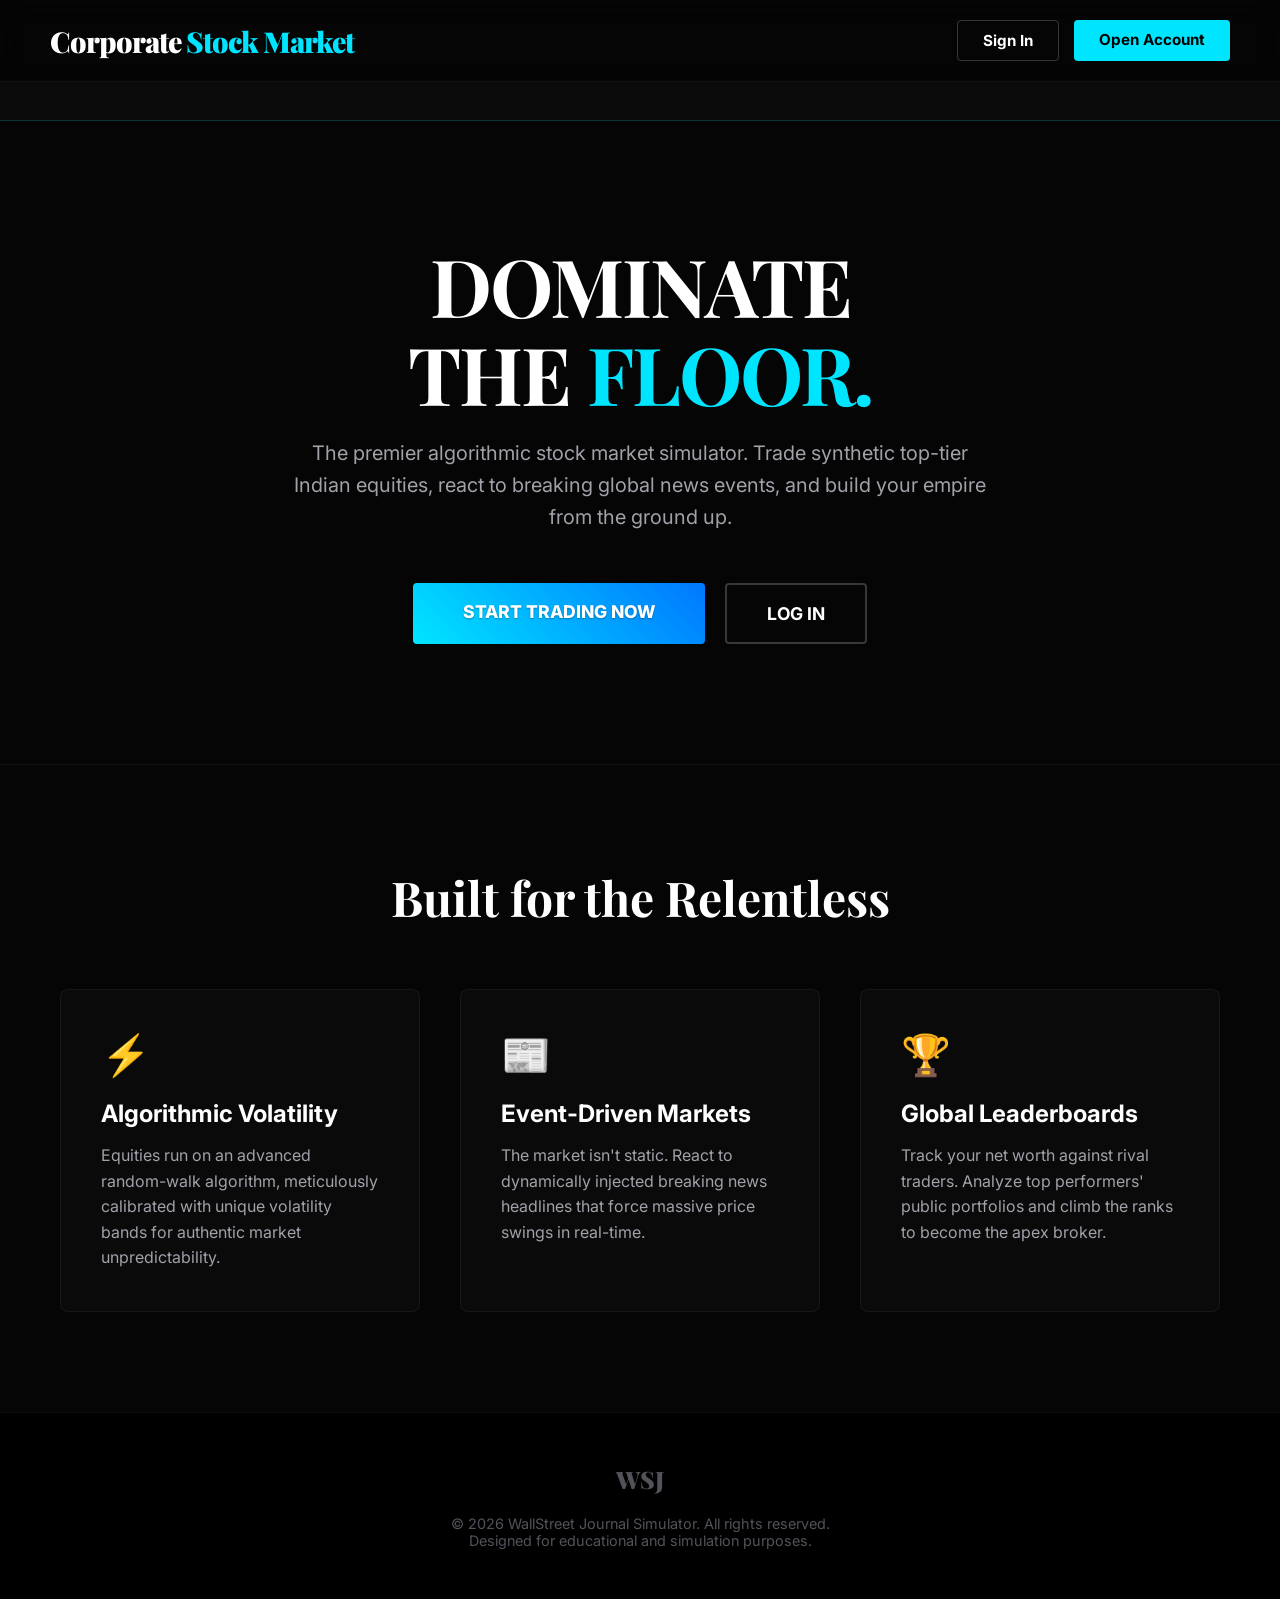
<file: static/landing.html>
<!DOCTYPE html>
<html lang="en">
<head>
    <meta charset="UTF-8">
    <meta name="viewport" content="width=device-width, initial-scale=1.0">
    <title>WallStreet Journal | Welcome to the Firm</title>
    <!-- Google Fonts -->
    <link href="https://fonts.googleapis.com/css2?family=Inter:wght@400;500;700;800&family=Playfair+Display:wght@900&display=swap" rel="stylesheet">
    <link rel="stylesheet" href="/static/styles.css">
    <style>
        /* Base Landing Page Resets */
        body, html { margin: 0; padding: 0; font-family: 'Inter', sans-serif; background-color: #050505; color: white; overflow-x: hidden; scroll-behavior: smooth; }

        /* Navigation */
        .landing-nav {
            position: fixed; top: 0; left: 0; width: 100%; z-index: 100;
            display: flex; justify-content: space-between; align-items: center;
            padding: 20px 50px; background: rgba(5, 5, 5, 0.8);
            backdrop-filter: blur(15px); border-bottom: 1px solid rgba(255,255,255,0.05);
        }
        .nav-logo { font-family: 'Playfair Display', serif; font-size: 1.8rem; font-weight: 900; letter-spacing: -1px; color: white; text-decoration: none; }
        .nav-logo span { color: #00e5ff; }
        .nav-actions { display: flex; gap: 15px; }
        .nav-btn { padding: 10px 25px; border-radius: 4px; font-weight: 700; text-decoration: none; font-size: 0.95rem; transition: 0.3s; }
        .nav-btn-login { color: white; border: 1px solid rgba(255,255,255,0.2); }
        .nav-btn-login:hover { background: rgba(255,255,255,0.1); }
        .nav-btn-signup { background: #00e5ff; color: black; }
        .nav-btn-signup:hover { box-shadow: 0 0 15px rgba(0, 229, 255, 0.5); }

        /* Ticker Tape */
        .ticker-wrap {
            width: 100%; overflow: hidden; background: #0a0a0a; border-bottom: 1px solid rgba(0, 229, 255, 0.2);
            padding: 10px 0; margin-top: 80px; /* Offset for fixed nav */
            display: flex; white-space: nowrap;
        }
        .ticker {
            display: inline-block; animation: tickerScroll 30s linear infinite; padding-left: 100%;
        }
        .ticker-item {
            display: inline-flex; align-items: center; gap: 10px; margin-right: 50px; font-weight: 600; font-size: 0.9rem; font-family: monospace;
        }
        .tick-up { color: #10b981; }
        .tick-down { color: #ef4444; }
        @keyframes tickerScroll { 0% { transform: translate3d(0, 0, 0); } 100% { transform: translate3d(-100%, 0, 0); } }

        /* Hero Section */
        .hero {
            position: relative; padding: 120px 20px; text-align: center;
            display: flex; flex-direction: column; align-items: center; justify-content: center;
            overflow: hidden; border-bottom: 1px solid rgba(255,255,255,0.05);
        }
        .hero-bg {
            position: absolute; top: -5%; left: -5%; width: 110%; height: 110%;
            background: radial-gradient(circle at center, rgba(0, 229, 255, 0.1) 0%, transparent 60%),
                        linear-gradient(rgba(0,0,0,0.7), rgba(0,0,0,0.9)),
                        url('https://images.unsplash.com/photo-1611974717533-069df86d7973?q=80&w=2070&auto=format&fit=crop');
            background-size: cover; background-position: center; z-index: -1;
            animation: bgZoom 20s infinite alternate ease-in-out;
        }
        .hero-content { max-width: 900px; z-index: 1; }
        .hero h1 { font-family: 'Playfair Display', serif; font-size: 5rem; margin-bottom: 20px; letter-spacing: -2px; line-height: 1.1; animation: slideUpFade 1s ease-out forwards; }
        .hero h1 span { color: #00e5ff; }
        .hero p { font-size: 1.25rem; color: #a1a1aa; margin-bottom: 50px; line-height: 1.6; opacity: 0; animation: slideUpFade 1s ease-out 0.3s forwards; max-width: 700px; margin-left: auto; margin-right: auto; }
        .hero-btns { display: flex; gap: 20px; justify-content: center; opacity: 0; animation: slideUpFade 1s ease-out 0.6s forwards; }
        .btn-primary { background: linear-gradient(45deg, #00e5ff, #0077ff); color: white; padding: 18px 50px; text-decoration: none; font-weight: 800; border-radius: 4px; font-size: 1.1rem; transition: 0.3s; text-shadow: 0 1px 2px rgba(0,0,0,0.3); }
        .btn-primary:hover { transform: translateY(-3px); box-shadow: 0 10px 25px rgba(0, 229, 255, 0.5); background: linear-gradient(45deg, #0077ff, #00e5ff); }

        /* Mock Platform UI Visual */
        .hero-mockup {
            margin-top: 80px; width: 100%; max-width: 1000px; height: 300px;
            background: linear-gradient(180deg, rgba(20,20,25,0.9) 0%, rgba(5,5,5,1) 100%);
            border: 1px solid rgba(0, 229, 255, 0.3); border-bottom: none;
            border-radius: 12px 12px 0 0; box-shadow: 0 -20px 50px rgba(0, 229, 255, 0.15);
            position: relative; opacity: 0; animation: slideUpFade 1s ease-out 0.9s forwards;
            display: flex; flex-direction: column;
        }
        .mockup-header { height: 30px; border-bottom: 1px solid rgba(255,255,255,0.1); display: flex; align-items: center; padding: 0 15px; gap: 8px; }
        .mockup-dot { width: 10px; height: 10px; border-radius: 50%; background: #3f3f46; }
        .mockup-body { flex: 1; position: relative; overflow: hidden; }
        .mockup-line { position: absolute; bottom: 0; left: 0; width: 100%; height: 100%; background: url('data:image/svg+xml;utf8,<svg viewBox="0 0 100 100" preserveAspectRatio="none" xmlns="http://www.w3.org/2000/svg"><path d="M0,100 L0,50 L20,60 L40,30 L60,40 L80,10 L100,20 L100,100 Z" fill="rgba(0, 229, 255, 0.1)" stroke="%2300e5ff" stroke-width="2"/></svg>') no-repeat; background-size: 100% 100%; }

        /* Features Section */
        .features { padding: 100px 20px; max-width: 1200px; margin: 0 auto; }
        .section-title { font-family: 'Playfair Display', serif; font-size: 3rem; text-align: center; margin-bottom: 60px; }
        .features-grid { display: grid; grid-template-columns: repeat(auto-fit, minmax(300px, 1fr)); gap: 40px; }
        .feature-card { background: #0a0a0a; padding: 40px; border-radius: 8px; border: 1px solid rgba(255,255,255,0.05); transition: 0.3s; }
        .feature-card:hover { border-color: rgba(0, 229, 255, 0.4); transform: translateY(-5px); box-shadow: 0 15px 30px rgba(0,0,0,0.5); }
        .feature-icon { font-size: 2.5rem; margin-bottom: 20px; color: #00e5ff; }
        .feature-card h3 { font-size: 1.5rem; margin-bottom: 15px; }
        .feature-card p { color: #a1a1aa; line-height: 1.6; }

        /* Footer */
        footer { border-top: 1px solid rgba(255,255,255,0.05); padding: 50px 20px; text-align: center; background: #000; }
        .footer-logo { font-family: 'Playfair Display', serif; font-size: 1.5rem; font-weight: 900; margin-bottom: 20px; color: #52525b; }
        .footer-text { color: #52525b; font-size: 0.9rem; }

        @keyframes slideUpFade { 0% { opacity: 0; transform: translateY(40px); } 100% { opacity: 1; transform: translateY(0); } }
        @keyframes bgZoom { 0% { transform: scale(1); } 100% { transform: scale(1.05); } }

        @media (max-width: 768px) {
            .landing-nav { padding: 15px 20px; }
            .nav-actions { display: none; } /* Hide buttons on mobile nav to save space, rely on hero buttons */
            .hero h1 { font-size: 3rem; }
            .hero-btns { flex-direction: column; }
            .hero-mockup { display: none; } /* Hide mockup on tiny screens */
            .features { padding: 60px 20px; }
        }
    </style>
</head>
<body>

    <!-- Top Navigation -->
    <nav class="landing-nav">
        <a href="/" class="nav-logo">Corporate  <span>Stock Market </span></a>
        <div class="nav-actions">
            <a href="/login" class="nav-btn nav-btn-login">Sign In</a>
            <a href="/signup" class="nav-btn nav-btn-signup">Open Account</a>
        </div>
    </nav>

    <!-- Ticker Tape -->
    <div class="ticker-wrap">
        <div class="ticker">
            <div class="ticker-item">HDFCBANK <span class="tick-up">▲ &1524.50 (+1.2%)</span></div>
            <div class="ticker-item">TCS <span class="tick-down">▼ &3482.10 (-0.8%)</span></div>
            <div class="ticker-item">RELIANCE <span class="tick-up">▲ &2845.00 (+2.1%)</span></div>
            <div class="ticker-item">INFY <span class="tick-up">▲ &1412.30 (+0.5%)</span></div>
            <div class="ticker-item">ADANIPOWER <span class="tick-down">▼ &480.90 (-4.2%)</span></div>
            <div class="ticker-item">SBI <span class="tick-up">▲ &765.20 (+1.8%)</span></div>
            <div class="ticker-item">TATAMOTORS <span class="tick-down">▼ &890.00 (-1.1%)</span></div>
            <div class="ticker-item">ITC <span class="tick-up">▲ &455.00 (+0.3%)</span></div>
        </div>
    </div>

    <!-- Hero Section -->
    <section class="hero">
        <div class="hero-bg"></div>
        <div class="hero-content">
            <h1>DOMINATE<br>THE <span>FLOOR.</span></h1>
            <p>The premier algorithmic stock market simulator. Trade synthetic top-tier Indian equities, react to breaking global news events, and build your empire from the ground up.</p>
            <div class="hero-btns">
                <a href="/signup" class="btn-primary">START TRADING NOW</a>
                <a href="/login" class="nav-btn nav-btn-login" style="padding: 18px 40px; font-size: 1.1rem; display: flex; align-items: center; border-width: 2px;">LOG IN</a>
            </div>
        </div>

        <!--<div class="hero-mockup">-->
        <!--    <div class="mockup-header">-->
        <!--        <div class="mockup-dot" style="background:#ef4444;"></div>-->
        <!--        <div class="mockup-dot" style="background:#eab308;"></div>-->
        <!--        <div class="mockup-dot" style="background:#10b981;"></div>-->
        <!--        <span style="margin-left: 10px; font-family: monospace; font-size: 0.7rem; color: #a1a1aa;">TERMINAL.exe</span>-->
        <!--    </div>-->
        <!--    <div class="mockup-body">-->
        <!--        <div class="mockup-line"></div>-->
        <!--    </div>-->
        <!--</div>-->
    </section>

    <!-- Features Section -->
    <section class="features">
        <h2 class="section-title">Built for the Relentless</h2>
        <div class="features-grid">
            <div class="feature-card">
                <div class="feature-icon">⚡</div>
                <h3>Algorithmic Volatility</h3>
                <p>Equities run on an advanced random-walk algorithm, meticulously calibrated with unique volatility bands for authentic market unpredictability.</p>
            </div>
            <div class="feature-card">
                <div class="feature-icon">📰</div>
                <h3>Event-Driven Markets</h3>
                <p>The market isn't static. React to dynamically injected breaking news headlines that force massive price swings in real-time.</p>
            </div>
            <div class="feature-card">
                <div class="feature-icon">🏆</div>
                <h3>Global Leaderboards</h3>
                <p>Track your net worth against rival traders. Analyze top performers' public portfolios and climb the ranks to become the apex broker.</p>
            </div>
        </div>
    </section>

    <!-- Footer -->
    <footer>
        <div class="footer-logo">W<span>S</span>J</div>
        <div class="footer-text">
            © 2026 WallStreet Journal Simulator. All rights reserved.<br>
            Designed for educational and simulation purposes.
        </div>
    </footer>

</body>
</html>
</file>
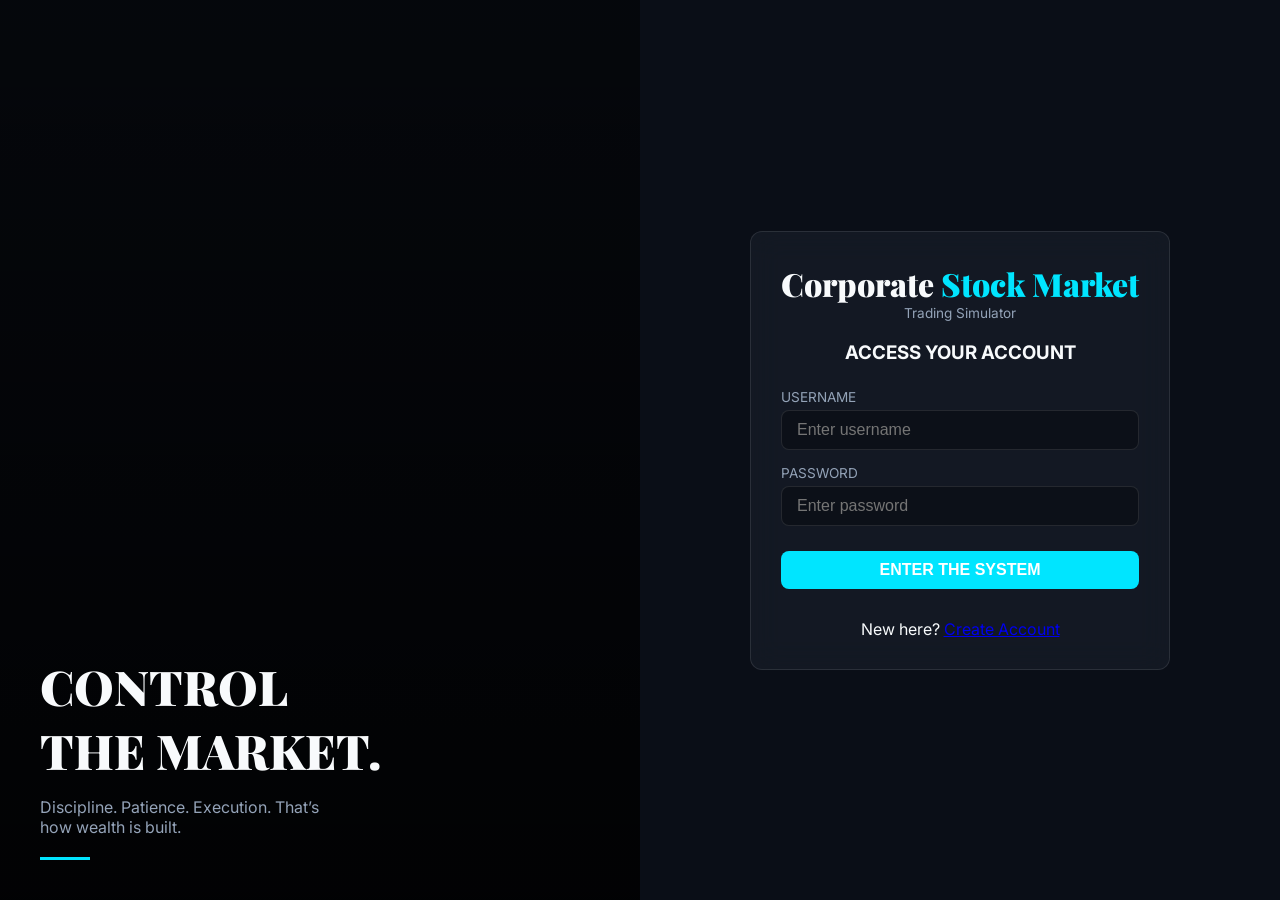
<file: static/login.html>
<!DOCTYPE html>
<html lang="en">

<head>
    <meta charset="UTF-8">
    <meta name="viewport" content="width=device-width, initial-scale=1.0">
    <title>Login | Corporate Stock Market </title>

    <!-- Fonts -->
    <link
        href="https://fonts.googleapis.com/css2?family=Inter:wght@400;600;800&family=Playfair+Display:wght@900&display=swap"
        rel="stylesheet">

    <!-- Main CSS -->
    <link rel="stylesheet" href="/static/styles.css">
</head>

<body>

    <div class="auth-split">

        <!-- LEFT SIDE -->
        <div class="auth-sidebar"
            style="background-image: linear-gradient(rgba(0,0,0,0.5), rgba(0,0,0,0.85)), url('https://images.unsplash.com/photo-1559526324-4b87b5e36e44?q=80&w=2070&auto=format&fit=crop');">

            <div class="auth-sidebar-content">
                <h2>CONTROL <br> THE MARKET.</h2>
                <p>Discipline. Patience. Execution. That’s how wealth is built.</p>
                <div style="width:50px;height:3px;background:var(--accent-primary);margin-top:20px;"></div>
            </div>

        </div>

        <!-- RIGHT SIDE -->
        <div class="auth-form-container">

            <div class="auth-box-journal">

                <!-- Logo -->
                <div class="journal-logo">
                   Corporate <span>Stock Market </span>
                </div>
                <div class="journal-subtitle">Trading Simulator</div>

                <h3 style="text-align:center; margin-bottom:25px;">
                    ACCESS YOUR ACCOUNT
                </h3>

                <!-- FORM -->
                <div class="auth-form">

                    <div class="input-group">
                        <label>USERNAME</label>
                        <input type="text" id="username" placeholder="Enter username">
                    </div>

                    <div class="input-group" style="margin-top:15px;">
                        <label>PASSWORD</label>
                        <input type="password" id="password" placeholder="Enter password">
                    </div>

                    <button class="btn" onclick="login()"
                        style="margin-top:25px; background: var(--accent-primary); color:#fff;">
                        ENTER THE SYSTEM
                    </button>

                    <div id="error-msg" class="feedback-error mt-2"></div>

                </div>

                <!-- FOOTER -->
                <div class="auth-links" style="text-align:center; margin-top:30px;">
                    New here?
                    <a href="/signup">Create Account</a>
                </div>

            </div>

        </div>

    </div>

    <!-- SCRIPT -->
    <script>
        async function login() {
            const u = document.getElementById('username').value.trim();
            const p = document.getElementById('password').value.trim();
            const btn = document.querySelector('.btn');
            const error = document.getElementById('error-msg');

            if (!u || !p) {
                error.innerText = "Fill all fields.";
                return;
            }

            btn.innerText = "AUTHENTICATING...";
            btn.disabled = true;

            try {
                const res = await fetch('/login', {
                    method: 'POST',
                    headers: { 'Content-Type': 'application/json' },
                    body: JSON.stringify({ username: u, password: p })
                });

                if (res.ok) {
                    window.location.href = '/';
                } else {
                    const data = await res.json();
                    error.innerText = data.error || "Login failed.";
                }

            } catch (e) {
                error.innerText = "Network error.";
            }

            btn.innerText = "ENTER THE SYSTEM";
            btn.disabled = false;
        }
    </script>

</body>

</html>
</file>
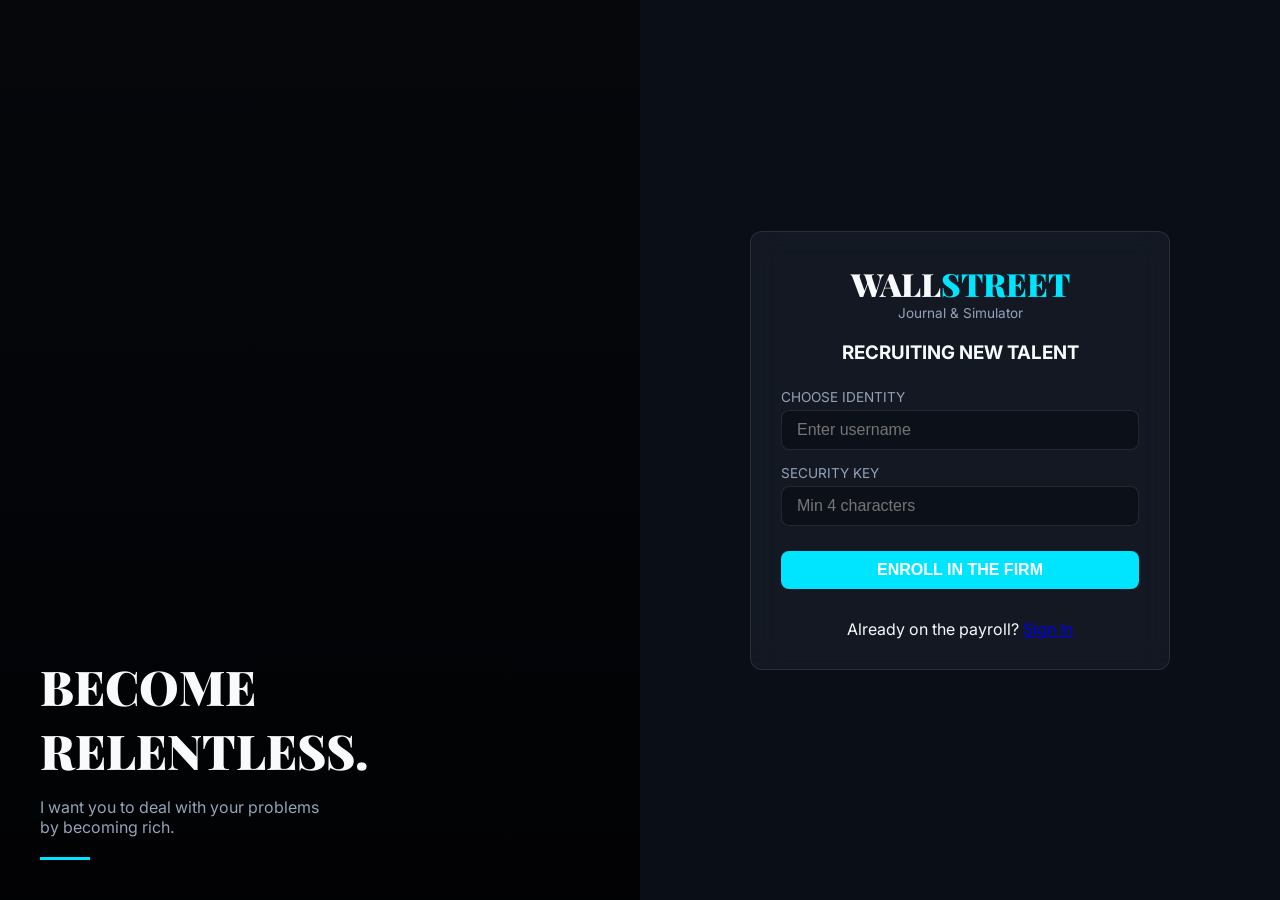
<file: static/signup.html>
<!DOCTYPE html>
<html lang="en">

<head>
    <meta charset="UTF-8">
    <meta name="viewport" content="width=device-width, initial-scale=1.0">
    <title>Open Account | WallStreet Journal</title>

    <!-- Fonts -->
    <link
        href="https://fonts.googleapis.com/css2?family=Inter:wght@400;700;800&family=Playfair+Display:wght@900&display=swap"
        rel="stylesheet">

    <!-- Your CSS -->
    <link rel="stylesheet" href="/static/styles.css">
</head>

<body>

    <div class="auth-split">

        <!-- LEFT SIDE (IMAGE / BRANDING) -->
        <div class="auth-sidebar"
            style="background-image: linear-gradient(rgba(0,0,0,0.5), rgba(0,0,0,0.85)), url('https://images.unsplash.com/photo-1590283603385-17ffb3a7f29f?q=80&w=2070&auto=format&fit=crop');">

            <div class="auth-sidebar-content">
                <h2>BECOME <br> RELENTLESS.</h2>
                <p>I want you to deal with your problems by becoming rich.</p>
                <div style="width: 50px; height: 3px; background: var(--accent-primary); margin-top: 20px;"></div>
            </div>

        </div>

        <!-- RIGHT SIDE (FORM) -->
        <div class="auth-form-container">

            <div class="auth-box-journal">

                <!-- Logo -->
                <div class="journal-logo">
                    WALL<span>STREET</span>
                </div>
                <div class="journal-subtitle">Journal & Simulator</div>

                <h3 style="text-align:center; margin-bottom:25px;">
                    RECRUITING NEW TALENT
                </h3>

                <!-- FORM -->
                <div class="auth-form">

                    <div class="input-group">
                        <label>CHOOSE IDENTITY</label>
                        <input type="text" id="username" placeholder="Enter username">
                    </div>

                    <div class="input-group" style="margin-top:15px;">
                        <label>SECURITY KEY</label>
                        <input type="password" id="password" placeholder="Min 4 characters">
                    </div>

                    <button class="btn" onclick="signup()"
                        style="margin-top:25px; background: var(--accent-primary); color:#fff;">
                        ENROLL IN THE FIRM
                    </button>

                    <div id="error-msg" class="feedback-error mt-2"></div>

                </div>

                <!-- Footer -->
                <div class="auth-links" style="text-align:center; margin-top:30px;">
                    Already on the payroll?
                    <a href="/login">Sign In</a>
                </div>

            </div>

        </div>

    </div>

    <!-- SCRIPT -->
    <script>
        async function signup() {
            const u = document.getElementById('username').value.trim();
            const p = document.getElementById('password').value.trim();
            const btn = document.querySelector('.btn');
            const error = document.getElementById('error-msg');

            if (!u || !p) {
                error.innerText = "Fill all fields.";
                return;
            }

            btn.innerText = "PROCESSING...";
            btn.disabled = true;

            try {
                const res = await fetch('/signup', {
                    method: 'POST',
                    headers: { 'Content-Type': 'application/json' },
                    body: JSON.stringify({ username: u, password: p })
                });

                if (res.ok) {
                    window.location.href = '/';
                } else {
                    const data = await res.json();
                    error.innerText = data.error || "Signup failed.";
                }

            } catch (e) {
                error.innerText = "Network error.";
            }

            btn.innerText = "ENROLL IN THE FIRM";
            btn.disabled = false;
        }
    </script>

</body>

</html>
</file>
<file: static/styles.css>
:root {
    --bg-main: #0a0e17;
    --bg-panel: rgba(26, 32, 44, 0.6);
    --bg-hover: rgba(255, 255, 255, 0.05);
    --border-color: rgba(255, 255, 255, 0.1);

    --text-primary: #f8fafc;
    --text-secondary: #94a3b8;

    --accent-primary: #00e5ff; /* Neon Cyan theme */
    --accent-glow: rgba(0, 229, 255, 0.4);
    --accent-gold: #00e5ff; /* Keeping variable name for compatibility but updated color */

    --color-up: #10b981;
    --color-down: #ef4444;

    --panel-radius: 12px;
}

* {
    margin: 0;
    padding: 0;
    box-sizing: border-box;
}

body {
    font-family: 'Inter', sans-serif;
    background-color: var(--bg-main);
    color: var(--text-primary);
    min-height: 100vh;
    overflow: hidden;
    /* Prevent body scroll, handle in containers */
}

/* Typography & Colors */
.highlight {
    color: var(--accent-primary);
}

.text-up {
    color: var(--color-up);
}

.text-down {
    color: var(--color-down);
}

.highlight-green {
    color: var(--color-up);
    font-weight: 700;
    text-shadow: 0 0 10px rgba(16, 185, 129, 0.3);
}
* {
    -webkit-tap-highlight-color: transparent;
}

html {
    scroll-behavior: smooth;
}

/* Layout */
.app-container {
    display: flex;
    flex-direction: column;
    min-height: 100dvh;
}

/* Header */
.top-nav {
    display: flex;
    justify-content: space-between;
    align-items: center;
    padding: 15px 30px;
    background: var(--bg-panel);
    backdrop-filter: blur(10px);
    border-bottom: 1px solid var(--border-color);
    z-index: 10;
}

.logo {
    display: flex;
    align-items: center;
    gap: 10px;
    font-size: 1.5rem;
    font-weight: 700;
}

.info-icon {
    display: inline-flex;
    justify-content: center;
    align-items: center;
    width: 20px;
    height: 20px;
    background: rgba(255, 255, 255, 0.1);
    border-radius: 50%;
    font-size: 0.8rem;
    cursor: help;
    transition: background 0.3s;
}

.info-icon:hover {
    background: var(--accent-primary);
}

.tooltip-container {
    position: relative;
}

.tooltip {
    position: absolute;
    top: 30px;
    left: 0;
    width: 250px;
    background: #1e293b;
    padding: 15px;
    border-radius: 8px;
    font-size: 0.85rem;
    color: var(--text-secondary);
    border: 1px solid var(--border-color);
    box-shadow: 0 10px 25px rgba(0, 0, 0, 0.5);
    opacity: 0;
    visibility: hidden;
    transition: all 0.3s;
    z-index: 100;
}

.tooltip-container:hover .tooltip {
    opacity: 1;
    visibility: visible;
}

.user-stats {
    display: flex;
    gap: 20px;
}

.stat-box {
    display: flex;
    flex-direction: column;
    align-items: flex-end;
    padding: 5px 15px;
    border-right: 1px solid var(--border-color);
}

.stat-box:last-child {
    border: none;
}

.stat-label {
    font-size: 0.75rem;
    color: var(--text-secondary);
    text-transform: uppercase;
    letter-spacing: 0.05em;
}

.stat-value {
    font-size: 1.25rem;
    font-weight: 600;
    margin-top: 4px;
}

/* Main Area */
.main-layout {
    display: grid;
    grid-template-columns: 300px 1fr 300px;
    flex: 1;
    overflow: hidden;
    gap: 20px;
    padding: 20px;
}

/* Glass Panels */
.glass-panel {
    background: var(--bg-panel);
    backdrop-filter: blur(12px);
    border: 1px solid var(--border-color);
    border-radius: var(--panel-radius);
    padding: 20px;
}

/* Sidebars */
.sidebar {
    display: flex;
    flex-direction: column;
    background: var(--bg-panel);
    border-radius: var(--panel-radius);
    border: 1px solid var(--border-color);
    overflow: hidden;
}

.sidebar-header {
    padding: 15px 20px;
    border-bottom: 1px solid var(--border-color);
    display: flex;
    justify-content: space-between;
    align-items: center;
}

.sidebar-header h2 {
    font-size: 1.1rem;
    font-weight: 600;
}

.live-indicator {
    font-size: 0.7rem;
    background: rgba(16, 185, 129, 0.2);
    color: var(--color-up);
    padding: 3px 8px;
    border-radius: 12px;
    font-weight: 700;
    animation: pulse 2s infinite;
}

@keyframes pulse {
    0% {
        opacity: 1;
    }

    50% {
        opacity: 0.5;
    }

    100% {
        opacity: 1;
    }
}

.stock-list,
.news-feed {
    flex: 1;
    overflow-y: auto;
    padding: 10px;
}

/* Custom Scrollbar */
::-webkit-scrollbar {
    width: 6px;
}

::-webkit-scrollbar-track {
    background: transparent;
}

::-webkit-scrollbar-thumb {
    background: rgba(255, 255, 255, 0.1);
    border-radius: 10px;
}

::-webkit-scrollbar-thumb:hover {
    background: rgba(255, 255, 255, 0.2);
}

/* Stock Items */
.stock-item {
    display: flex;
    justify-content: space-between;
    align-items: center;
    padding: 12px 15px;
    margin-bottom: 8px;
    border-radius: 8px;
    cursor: pointer;
    transition: all 0.2s ease;
    border: 1px solid transparent;
}

.stock-item:hover,
.stock-item.active {
    background: var(--bg-hover);
    border-color: var(--border-color);
}

.stock-item.active {
    border-left: 3px solid var(--accent-primary);
}

.stock-info {
    display: flex;
    flex-direction: column;
}

.stock-symbol {
    font-weight: 600;
    font-size: 0.95rem;
}

.stock-name {
    font-size: 0.75rem;
    color: var(--text-secondary);
    width: 140px;
    white-space: nowrap;
    overflow: hidden;
    text-overflow: ellipsis;
}

.stock-price-info {
    text-align: right;
}

.stock-current-price {
    font-weight: 600;
    font-size: 0.95rem;
}

/* Center Area */
.center-content {
    display: flex;
    flex-direction: column;
    gap: 20px;
    overflow-y: auto;
}

.chart-container {
    flex: 1;
    display: flex;
    flex-direction: column;
    min-height: 400px;
}

.chart-header {
    display: flex;
    justify-content: space-between;
    align-items: center;
    margin-bottom: 15px;
}

.chart-wrapper {
    flex: 1;
    position: relative;
    width: 100%;
}

.trading-panel {
    display: flex;
    flex-direction: column;
    gap: 15px;
}

.trade-controls {
    display: flex;
    gap: 20px;
    align-items: flex-end;
}

.input-group {
    display: flex;
    flex-direction: column;
    gap: 5px;
}

.input-group label {
    font-size: 0.85rem;
    color: var(--text-secondary);
}

.input-group input {
    background: rgba(0, 0, 0, 0.3);
    border: 1px solid var(--border-color);
    color: white;
    padding: 10px 15px;
    border-radius: 8px;
    font-size: 1rem;
    width: 120px;
    outline: none;
    transition: border 0.3s;
}

.input-group input:focus {
    border-color: var(--accent-primary);
}

.action-buttons {
    display: flex;
    gap: 10px;
    flex: 1;
}

.btn {
    flex: 1;
    padding: 10px 0;
    border: none;
    border-radius: 8px;
    font-size: 1rem;
    font-weight: 600;
    cursor: pointer;
    transition: all 0.2s;
}

.btn-buy {
    background: var(--color-up);
    color: white;
}

.btn-buy:hover {
    background: #0ea5e9;
    box-shadow: 0 0 15px rgba(16, 185, 129, 0.4);
}

.btn-sell {
    background: var(--color-down);
    color: white;
}

.btn-sell:hover {
    background: #dc2626;
    box-shadow: 0 0 15px rgba(239, 68, 68, 0.4);
}

.feedback-msg {
    font-size: 0.9rem;
    height: 20px;
    /* reserve space */
}

.feedback-success {
    color: var(--color-up);
}

.feedback-error {
    color: var(--color-down);
}

/* Portfolio */
.portfolio-container {
    flex: 1;
}

.portfolio-container h3 {
    margin-bottom: 15px;
    font-size: 1.1rem;
}

.portfolio-list {
    display: grid;
    grid-template-columns: repeat(auto-fill, minmax(200px, 1fr));
    gap: 15px;
}

.portfolio-item {
    background: rgba(0, 0, 0, 0.2);
    border: 1px solid var(--border-color);
    border-radius: 8px;
    padding: 12px;
}

.port-header {
    display: flex;
    justify-content: space-between;
    margin-bottom: 10px;
    font-weight: 600;
}

.port-details {
    display: grid;
    grid-template-columns: 1fr 1fr;
    gap: 5px;
    font-size: 0.85rem;
    color: var(--text-secondary);
}

.port-val {
    color: var(--text-primary);
    font-weight: 500;
}

/* News */
.news-item {
    padding: 15px;
    border-bottom: 1px solid var(--border-color);
    animation: slideIn 0.3s ease-out;
}

.news-item:last-child {
    border-bottom: none;
}

.news-meta {
    display: flex;
    justify-content: space-between;
    font-size: 0.75rem;
    color: var(--text-secondary);
    margin-bottom: 5px;
}

.news-headline {
    font-size: 0.9rem;
    line-height: 1.4;
    color: #e2e8f0;
}

@keyframes slideIn {
    from {
        opacity: 0;
        transform: translateY(-10px);
    }

    to {
        opacity: 1;
        transform: translateY(0);
    }
}

.loading,
.empty-state {
    padding: 20px;
    text-align: center;
    color: var(--text-secondary);
    font-size: 0.9rem;
}

/* Auth Utilities */
.mt-2 {
    margin-top: 10px;
}

/* Icon Buttons */
.icon-btn {
    background: transparent;
    border: 1px solid var(--border-color);
    color: var(--text-secondary);
    width: 30px;
    height: 30px;
    border-radius: 6px;
    cursor: pointer;
    display: inline-flex;
    align-items: center;
    justify-content: center;
    font-size: 1.1rem;
    transition: all 0.2s;
}

.icon-btn:hover {
    background: var(--bg-hover);
    color: var(--text-primary);
}

/* Maximized Chart State */
.chart-container.chart-maximized {
    position: fixed;
    top: 0;
    left: 0;
    width: 100vw;
    height: 100vh;
    z-index: 1000;
    background: rgba(10, 14, 23, 0.95);
    backdrop-filter: blur(20px);
    border-radius: 0;
    padding: 30px 50px;
    display: flex;
    flex-direction: column;
}

.chart-container.chart-maximized .chart-wrapper {
    flex: 1;
    min-height: 0;
}

/* Tabs */
.tab-btn {
    flex: 1;
    background: transparent;
    border: none;
    color: var(--text-secondary);
    padding: 10px 0;
    font-size: 0.9rem;
    font-weight: 600;
    cursor: pointer;
    border-bottom: 2px solid transparent;
    transition: all 0.2s;
}

.tab-btn.active {
    color: var(--accent-primary);
    border-bottom-color: var(--accent-primary);
}

.tab-btn:hover:not(.active) {
    color: var(--text-primary);
}

/* Leaderboard */
.leaderboard-item {
    display: flex;
    align-items: center;
    padding: 12px;
    border-bottom: 1px solid var(--border-color);
    animation: slideIn 0.3s ease-out;
}

.leaderboard-item:last-child {
    border-bottom: none;
}

.rank-badge {
    width: 25px;
    height: 25px;
    border-radius: 50%;
    background: rgba(255, 255, 255, 0.1);
    display: flex;
    justify-content: center;
    align-items: center;
    font-size: 0.75rem;
    font-weight: 700;
    margin-right: 12px;
}

.rank-1 {
    background: #fbbf24;
    color: #000;
    box-shadow: 0 0 10px rgba(251, 191, 36, 0.5);
}

.rank-2 {
    background: #94a3b8;
    color: #000;
}

.rank-3 {
    background: #b45309;
    color: #fff;
}

.player-info {
    flex: 1;
}

.player-name {
    font-weight: 600;
    font-size: 0.9rem;
}

.player-worth {
    font-size: 0.85rem;
    color: var(--color-up);
    font-weight: 600;
    text-align: right;
}

/* Modals */
.modal-overlay {
    position: fixed;
    top: 0;
    left: 0;
    width: 100vw;
    height: 100vh;
    background: rgba(0, 0, 0, 0.7);
    backdrop-filter: blur(5px);
    z-index: 2000;
    display: none;
    justify-content: center;
    align-items: center;
}

.modal-content {
    width: 600px;
    max-width: 90vw;
    background: var(--bg-panel);
    border: 1px solid var(--border-color);
    padding: 25px;
    border-radius: var(--panel-radius);
    max-height: 80vh;
    display: flex;
    flex-direction: column;
}

.modal-header {
    display: flex;
    justify-content: space-between;
    align-items: center;
    border-bottom: 1px solid var(--border-color);
    padding-bottom: 15px;
}

.modal-body {
    padding-top: 15px;
    overflow-y: auto;
    flex: 1;
}

/* =========================
   AUTH PAGE (SIGNUP FIX)
========================= */

.auth-split {
    display: grid;
    grid-template-columns: 1fr 1fr;
    min-height: 100vh;
}

/* Sidebar */
.auth-sidebar {
    background-size: cover;
    background-position: center;
    display: flex;
    align-items: flex-end;
    padding: 40px;
}

.auth-sidebar-content h2 {
    font-family: 'Playfair Display', serif;
    font-size: 3rem;
    font-weight: 900;
}

.auth-sidebar-content p {
    margin-top: 15px;
    color: var(--text-secondary);
    max-width: 300px;
}

/* Form Section */
.auth-form-container {
    display: flex;
    justify-content: center;
    align-items: center;
    padding: 20px;
}

/* Glass Form Box */
.auth-box-journal {
    width: 100%;
    max-width: 420px;
    padding: 30px;
    border-radius: 12px;
    background: var(--bg-panel);
    backdrop-filter: blur(15px);
    border: 1px solid var(--border-color);
}

/* Logo */
.journal-logo {
    font-family: 'Playfair Display', serif;
    font-size: 2rem;
    font-weight: 900;
    text-align: center;
}

.journal-logo span {
    color: var(--accent-primary);
}

.journal-subtitle {
    text-align: center;
    font-size: 0.85rem;
    color: var(--text-secondary);
    margin-bottom: 20px;
}

/* Inputs full width fix */
.auth-form input {
    width: 100% !important;
}

/* Button */
.auth-form .btn {
    width: 100%;
    border-radius: 8px;
}

/* =========================
   MOBILE RESPONSIVENESS
========================= */

@media (max-width: 900px) {
    .auth-split {
        grid-template-columns: 1fr;
    }

    .auth-sidebar {
        height: 35vh;
        align-items: center;
        justify-content: center;
        text-align: center;
    }

    .auth-sidebar-content h2 {
        font-size: 2rem;
    }

    .auth-sidebar-content p {
        max-width: 100%;
    }
}

@media (max-width: 500px) {
    .auth-box-journal {
        padding: 20px;
    }

    .auth-sidebar {
        height: 30vh;
        padding: 20px;
    }

    .auth-sidebar-content h2 {
        font-size: 1.6rem;
    }

    .btn {
        font-size: 1rem;
        padding: 14px;
    }
}

/* =========================
   IMPORTANT FIXES
========================= */

/* Allow scrolling on mobile */
body {
    overflow: auto;
}

/* Prevent zoom issues on input focus (mobile) */
input,
button {
    font-size: 16px;
}

/* =========================
   RESPONSIVE FIXES
========================= */

/* Fix ₹ symbol */
#user-balance::before,
#portfolio-value::before,
#total-net-worth::before {
    content: "₹ ";
}

/* Header wrap for mobile */
.responsive-header {
    flex-wrap: wrap;
    gap: 10px;
}

.chart-title-wrap {
    display: flex;
    align-items: center;
    gap: 10px;
}

/* Trade responsive */
.responsive-trade {
    flex-wrap: wrap;
    gap: 15px;
}

.trade-preview {
    width: 100%;
    text-align: center;
    font-size: 0.9rem;
    color: var(--text-secondary);
}

/* =========================
   TABLET VIEW
========================= */
@media (max-width: 1100px) {
    .main-layout {
        display: flex;
        flex-direction: column;
        overflow-y: auto;
    }

    .sidebar {
        max-height: 400px;
        min-height: 300px;
    }
}

/* =========================
   MOBILE VIEW
========================= */
@media (max-width: 768px) {

    .main-layout {
        display: block;
        padding: 5px;
        padding-bottom: 75px; /* ensure content doesn't hide behind nav */
    }

    .left-sidebar, .center-content, .right-sidebar {
        display: none !important;
        width: 100%;
        max-height: none;
    }

    /* JavaScript Toggle Class */
    .left-sidebar.active-mobile-view,
    .center-content.active-mobile-view,
    .right-sidebar.active-mobile-view {
        display: flex !important;
        flex-direction: column;
        animation: fadeIn 0.3s ease-in-out;
    }

    @keyframes fadeIn {
        from { opacity: 0; transform: translateY(10px); }
        to { opacity: 1; transform: translateY(0); }
    }

    /* Bottom Navigation Bar Styling */
    .mobile-bottom-nav {
        display: flex !important;
        position: fixed;
        bottom: 0;
        left: 0;
        width: 100%;
        background: rgba(10, 14, 23, 0.95);
        backdrop-filter: blur(10px);
        border-top: 1px solid rgba(255, 255, 255, 0.1);
        z-index: 1000;
    }

    .bottom-tab-btn {
        flex: 1;
        background: transparent;
        border: none;
        color: var(--text-secondary);
        padding: 12px 5px;
        display: flex;
        flex-direction: column;
        align-items: center;
        gap: 5px;
        cursor: pointer;
        transition: 0.2s;
    }

    .bottom-tab-btn.active {
        color: var(--accent-primary);
    }

    .bottom-tab-btn .tab-icon {
        font-size: 1.2rem;
    }

    .bottom-tab-btn .tab-label {
        font-size: 0.75rem;
        font-weight: 600;
    }

    .chart-container {
        min-height: 300px;
    }

    .trade-controls {
        flex-direction: column;
        align-items: stretch;
    }

    .input-group input {
        width: 100%;
    }

    .action-buttons {
        flex-direction: column;
    }

    .btn {
        width: 100%;
    }

    .top-nav {
        flex-direction: column;
        padding: 15px;
        text-align: center;
        gap: 15px;
    }

    .user-stats {
        width: 100%;
        display: flex;
        flex-wrap: wrap;
        justify-content: center;
        gap: 10px;
    }

    .stat-box {
        align-items: center;
        border: none !important;
        background: rgba(255,255,255,0.05);
        padding: 10px;
        border-radius: 8px;
        flex: 1;
        min-width: 45%;
    }
}

/* =========================
   SMALL MOBILE
========================= */
@media (max-width: 480px) {

    .chart-header h2 {
        font-size: 1rem;
    }

    .stat-value {
        font-size: 1rem;
    }

    .logo-text {
        font-size: 1.2rem;
    }
}
</file>
